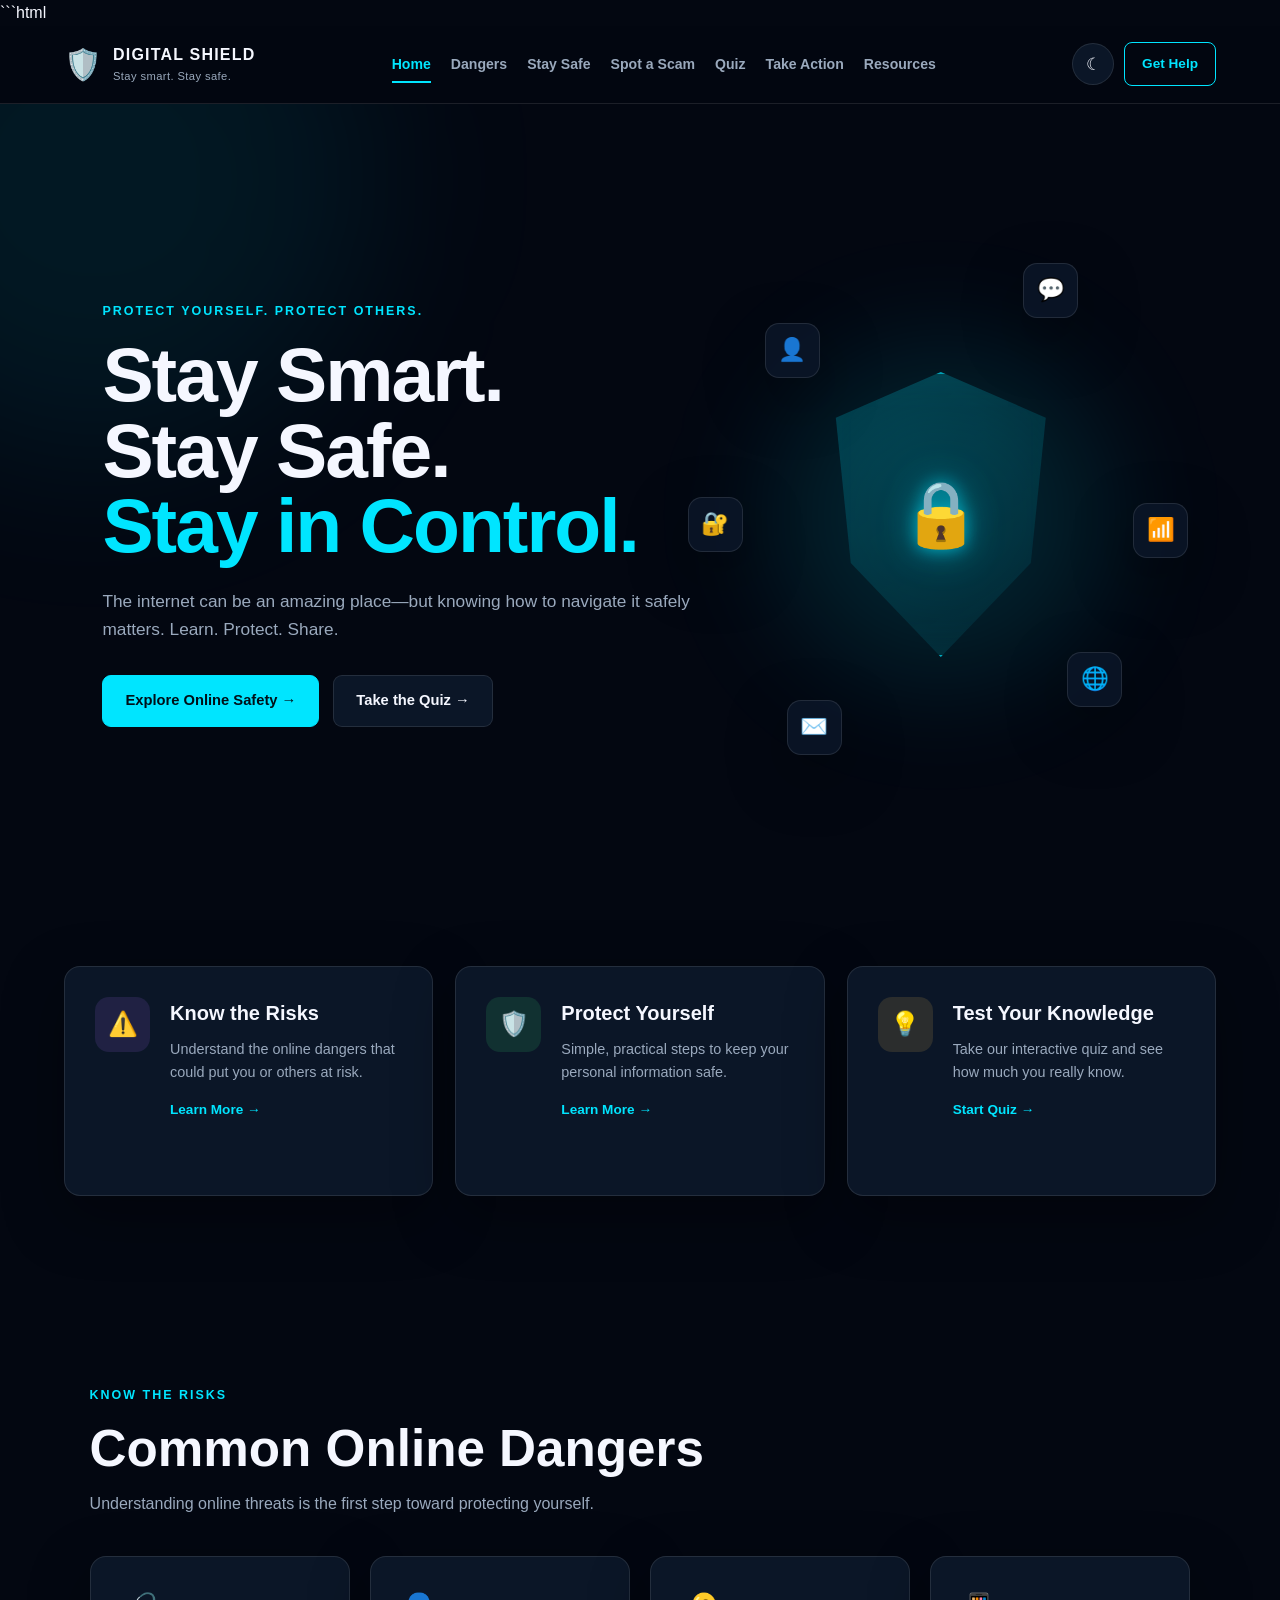
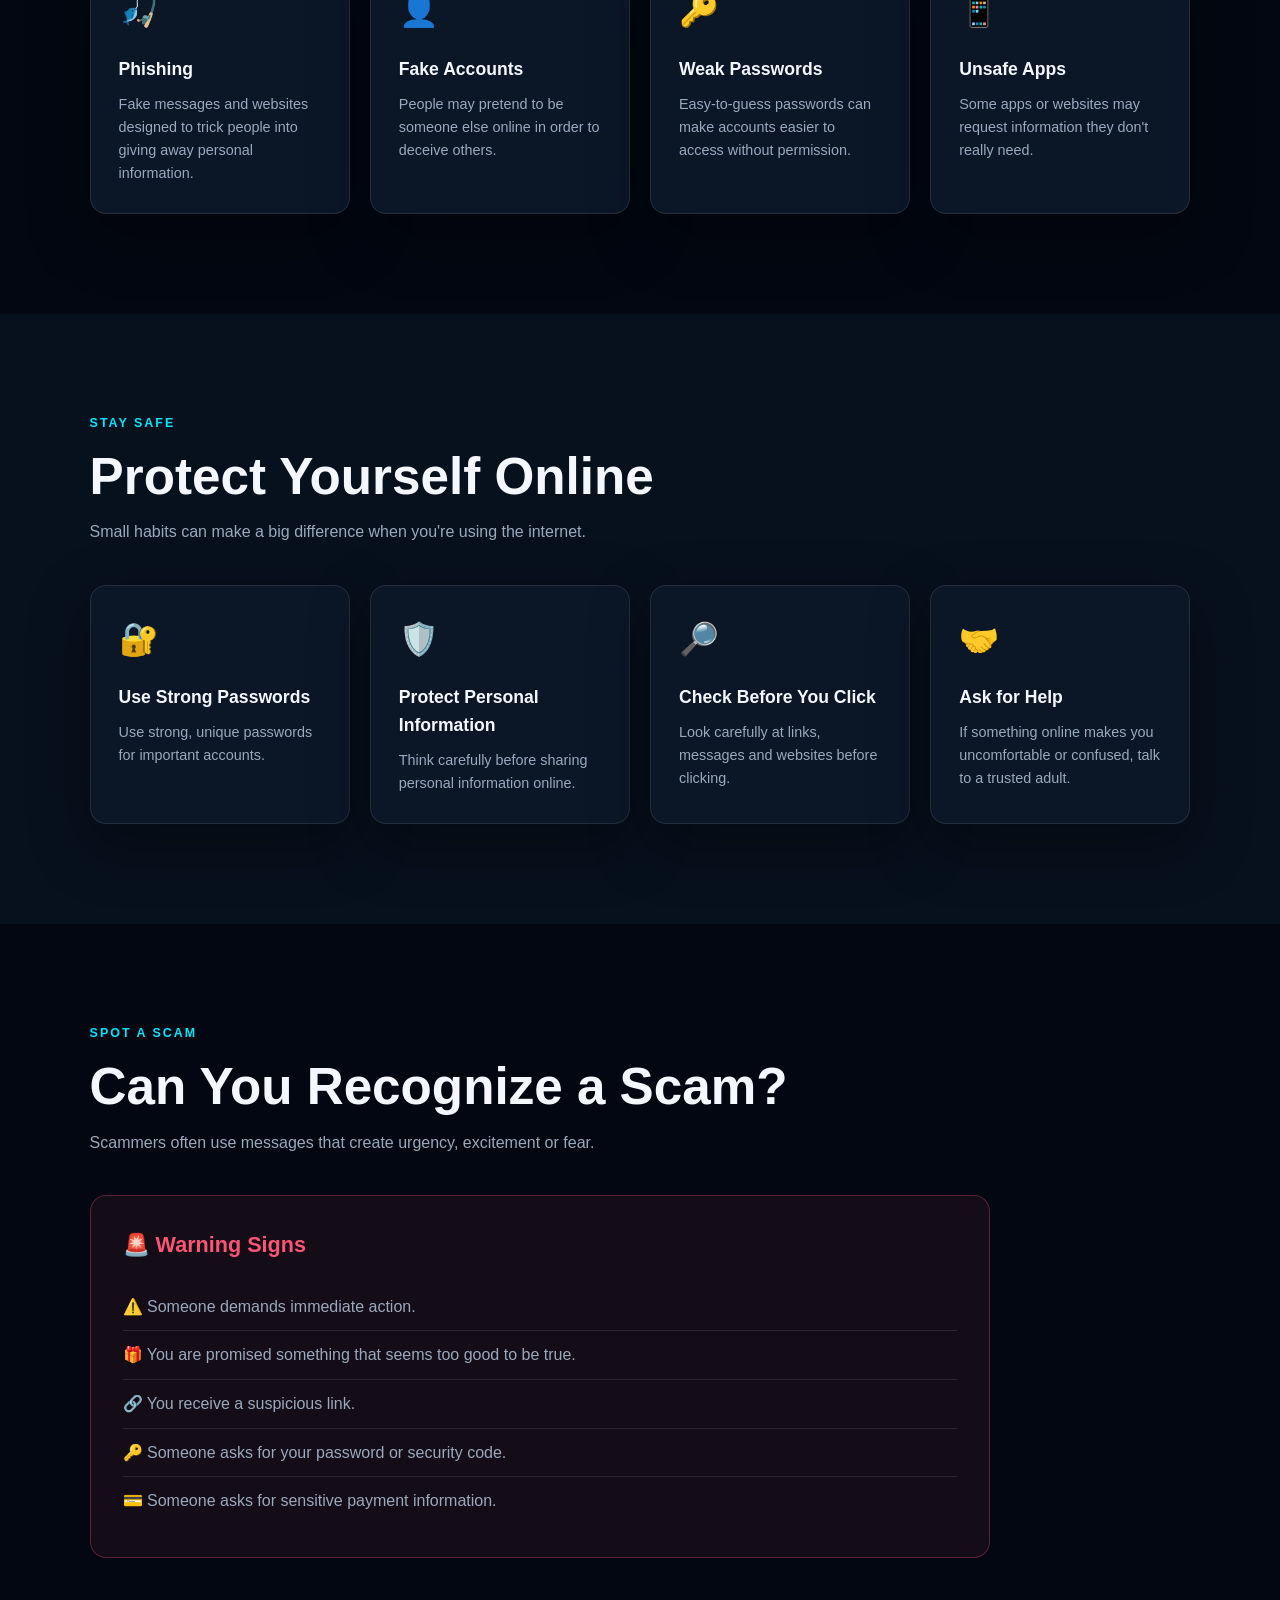
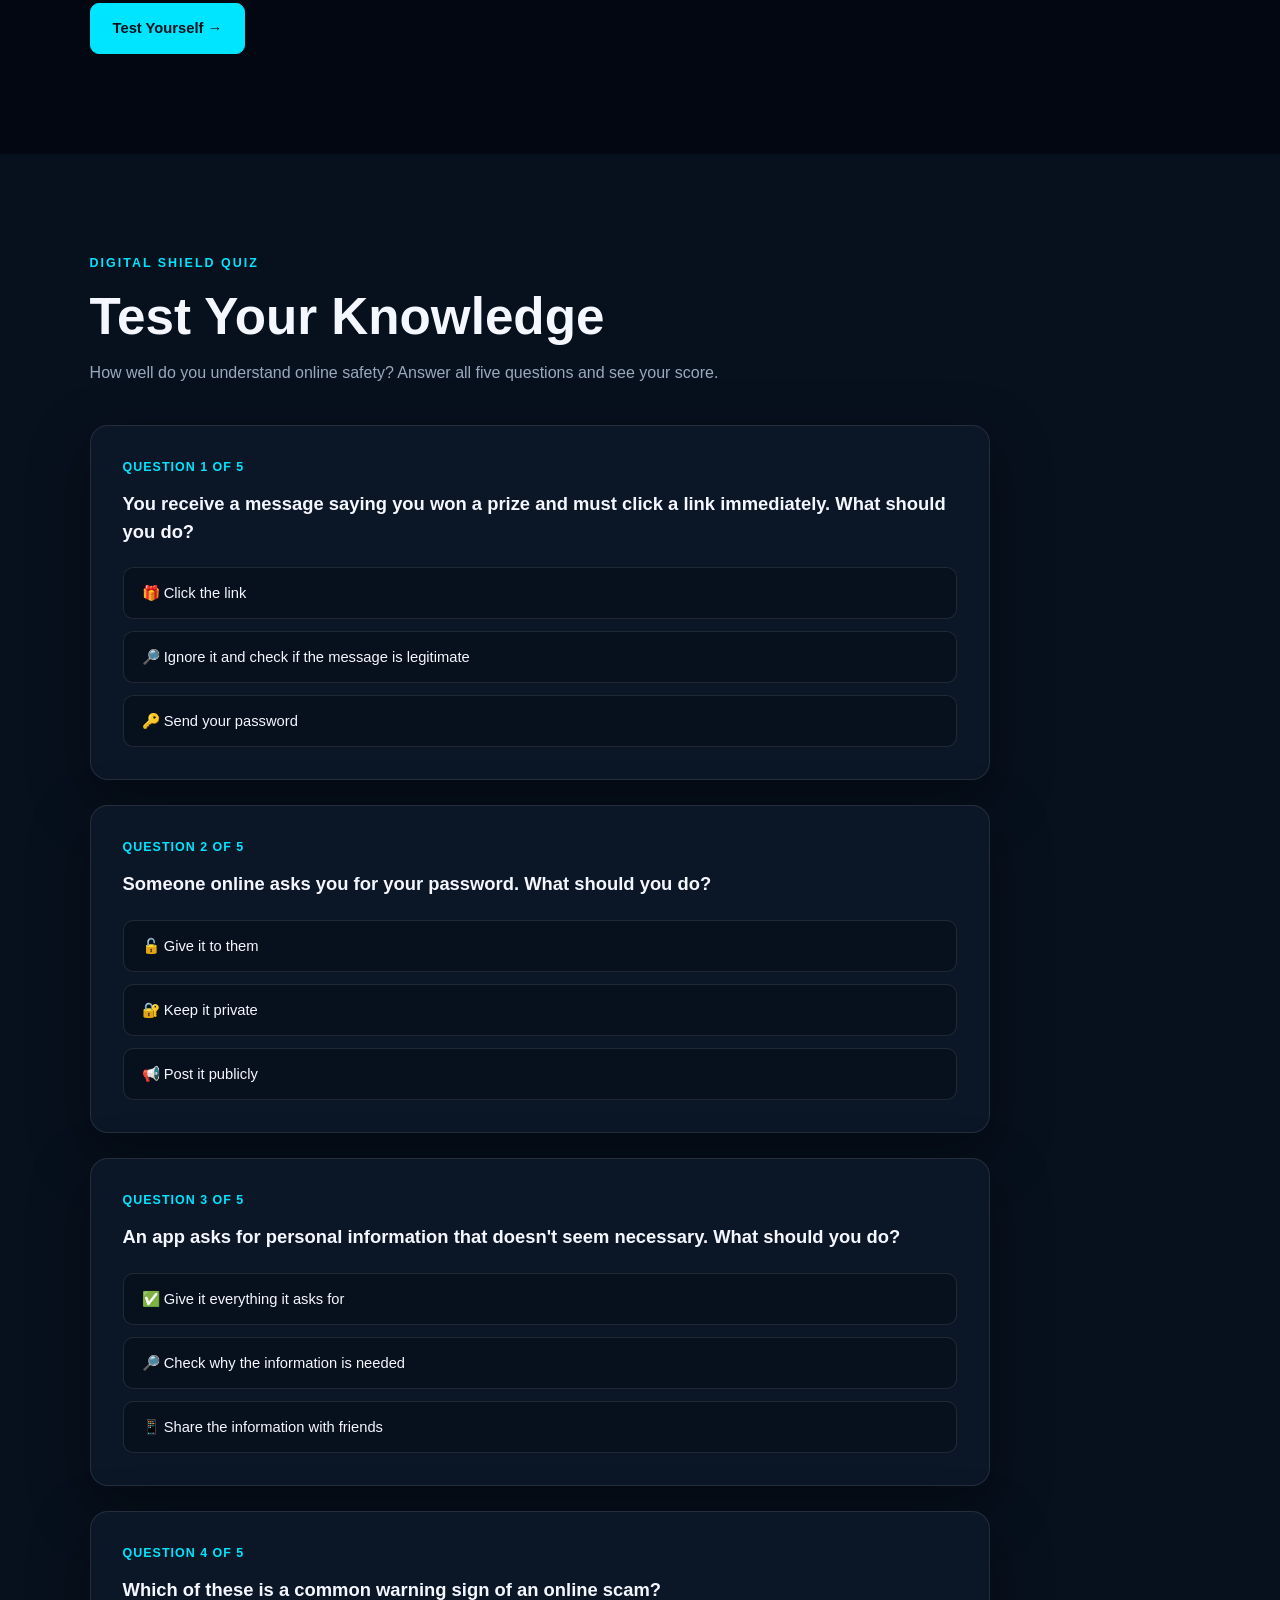
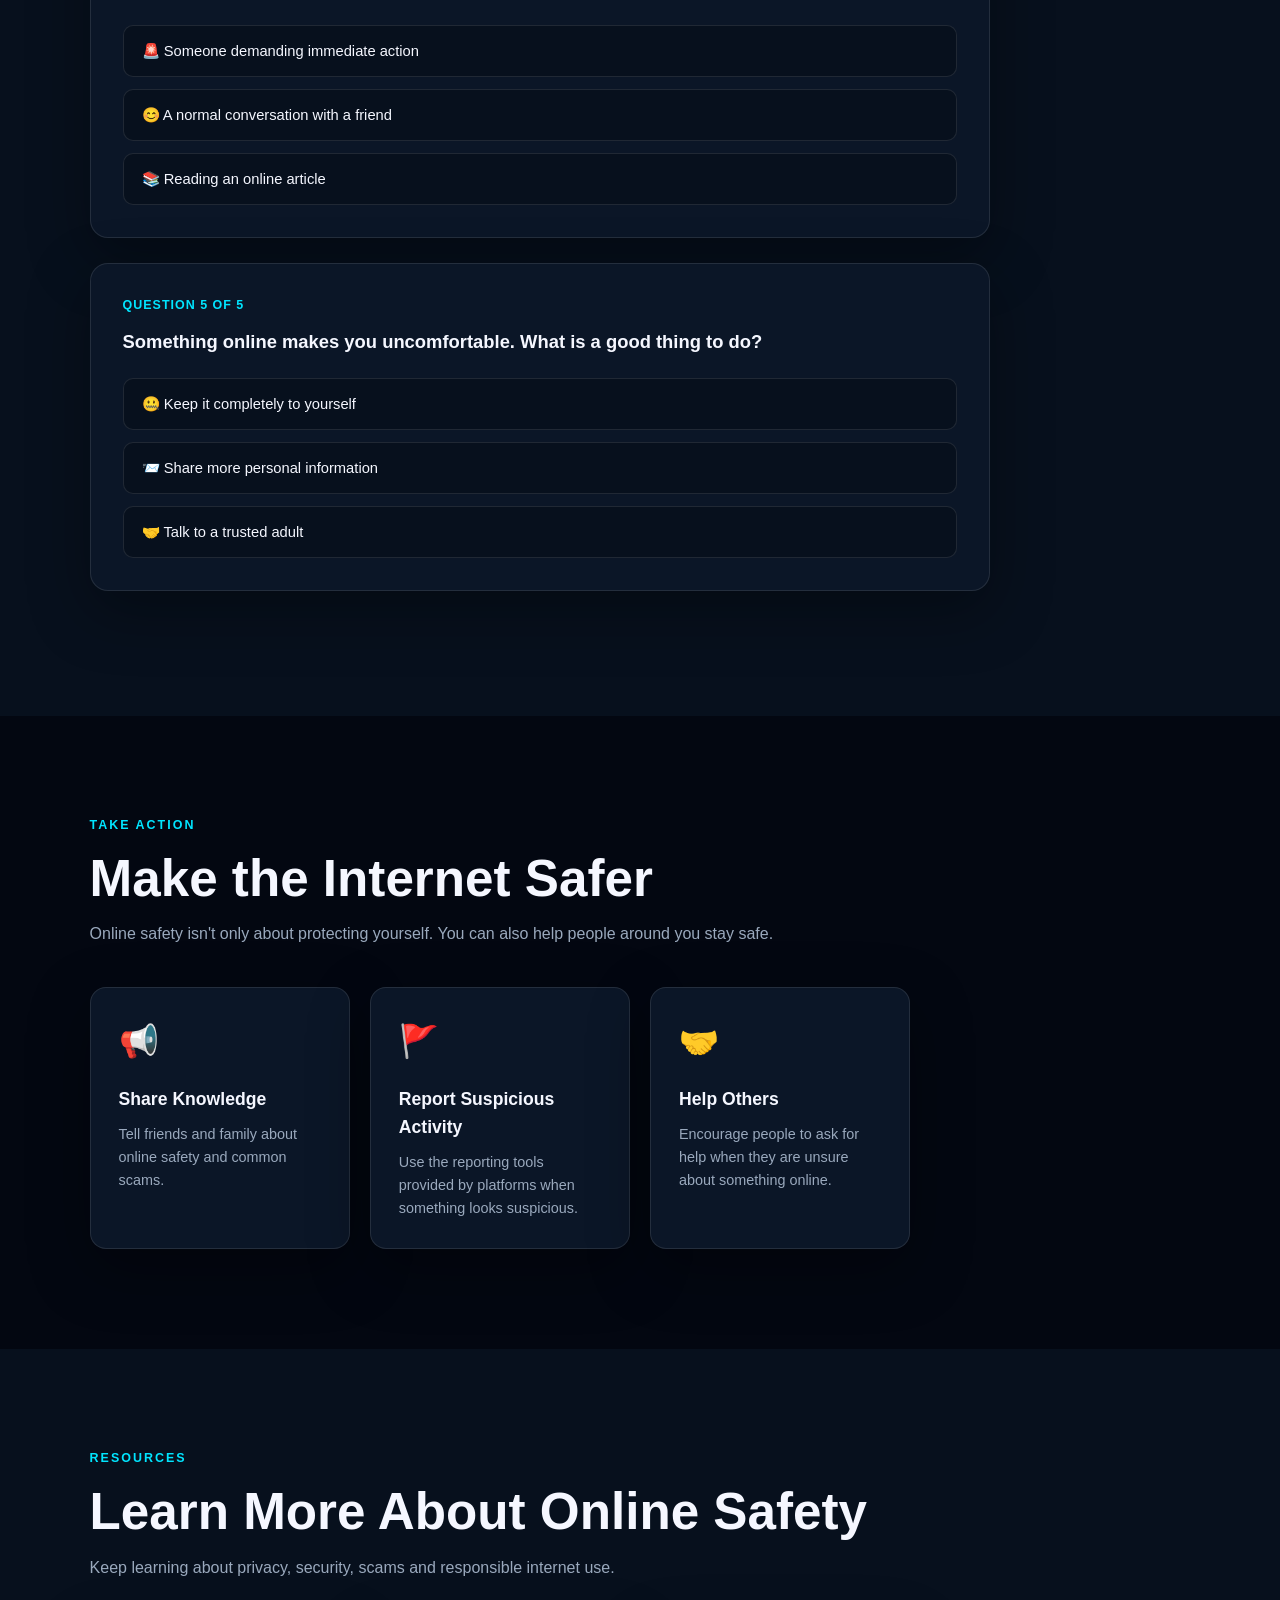
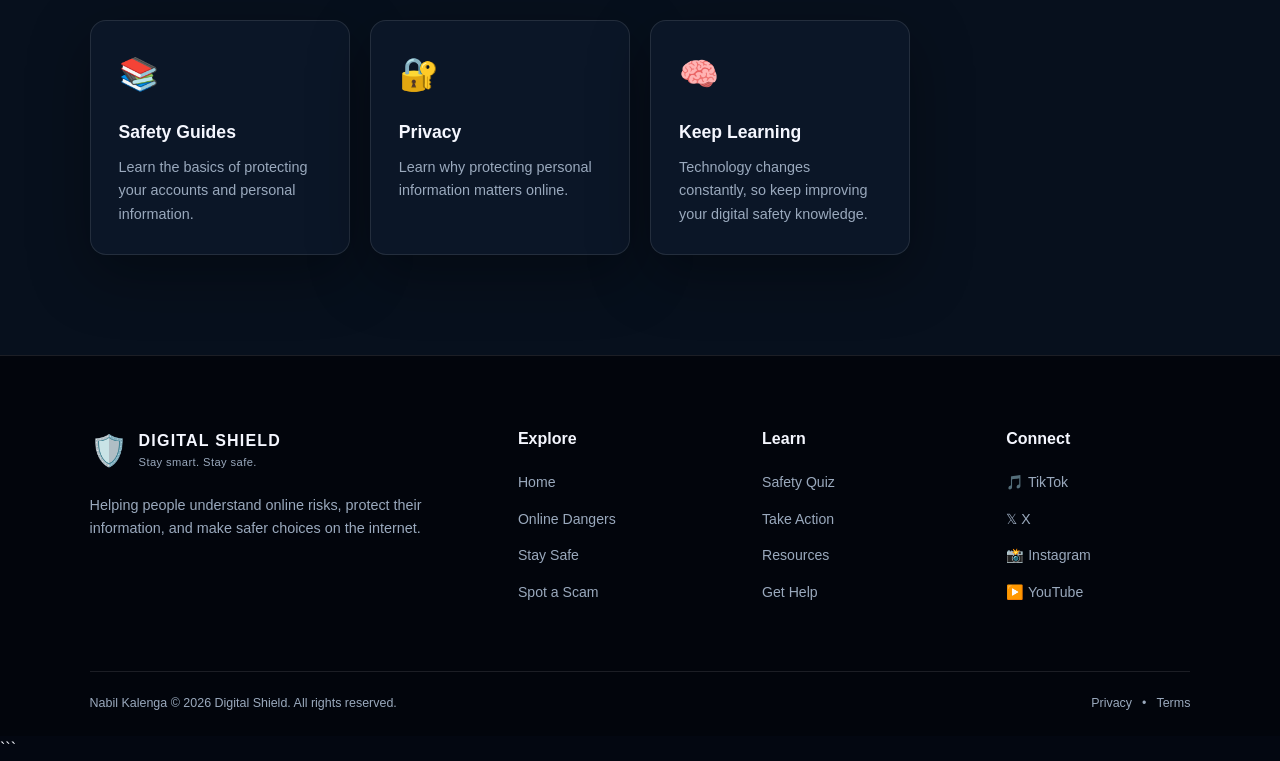
<file: index.html>
```html
<!DOCTYPE html>
<html lang="en">
<head>
    <meta charset="UTF-8">
    <meta name="viewport" content="width=device-width, initial-scale=1.0">

    <title>Digital Shield | Online Safety Awareness</title>

    <link rel="stylesheet" href="style.css">
</head>

<body>

    <!-- ========================================
         NAVIGATION
    ======================================== -->

    <header class="navbar">

        <a href="#home" class="logo">

            <span class="logo-icon">🛡️</span>

            <span>
                <strong>DIGITAL SHIELD</strong>
                <small>Stay smart. Stay safe.</small>
            </span>

        </a>

        <nav>

            <a href="#home" class="active">Home</a>
            <a href="#dangers">Dangers</a>
            <a href="#safe">Stay Safe</a>
            <a href="#scam">Spot a Scam</a>
            <a href="#quiz">Quiz</a>
            <a href="#action">Take Action</a>
            <a href="#resources">Resources</a>

        </nav>

        <div class="nav-buttons">

            <button id="themeButton">☾</button>

            <a href="#safe" class="help-button">
                Get Help
            </a>

        </div>

    </header>


    <!-- ========================================
         MAIN CONTENT
    ======================================== -->

    <main>

        <!-- ========================================
             HOME / HERO
        ======================================== -->

        <section id="home" class="hero">

            <div class="hero-content">

                <p class="eyebrow">
                    PROTECT YOURSELF. PROTECT OTHERS.
                </p>

                <h1>
                    Stay Smart.<br>
                    Stay Safe.<br>
                    <span>Stay in Control.</span>
                </h1>

                <p class="hero-description">
                    The internet can be an amazing place—but knowing
                    how to navigate it safely matters.
                    Learn. Protect. Share.
                </p>

                <div class="hero-buttons">

                    <a href="#dangers" class="primary-button">
                        Explore Online Safety →
                    </a>

                    <a href="#quiz" class="secondary-button">
                        Take the Quiz →
                    </a>

                </div>

            </div>


            <div class="hero-visual">

                <div class="glow"></div>

                <div class="shield">

                    <div class="shield-lock">
                        🔒
                    </div>

                </div>

                <div class="floating-icon icon-one">👤</div>
                <div class="floating-icon icon-two">💬</div>
                <div class="floating-icon icon-three">📶</div>
                <div class="floating-icon icon-four">🌐</div>
                <div class="floating-icon icon-five">✉️</div>
                <div class="floating-icon icon-six">🔐</div>

            </div>

        </section>


        <!-- ========================================
             ONLINE DANGERS
        ======================================== -->

        <section class="features" id="dangers">

            <div class="feature-card">

                <div class="feature-icon purple">
                    ⚠️
                </div>

                <div>

                    <h2>
                        Know the Risks
                    </h2>

                    <p>
                        Understand the online dangers that could
                        put you or others at risk.
                    </p>

                    <a href="#dangers-list">
                        Learn More →
                    </a>

                </div>

            </div>


            <div class="feature-card">

                <div class="feature-icon green">
                    🛡️
                </div>

                <div>

                    <h2>
                        Protect Yourself
                    </h2>

                    <p>
                        Simple, practical steps to keep your
                        personal information safe.
                    </p>

                    <a href="#safe">
                        Learn More →
                    </a>

                </div>

            </div>


            <div class="feature-card">

                <div class="feature-icon yellow">
                    💡
                </div>

                <div>

                    <h2>
                        Test Your Knowledge
                    </h2>

                    <p>
                        Take our interactive quiz and see
                        how much you really know.
                    </p>

                    <a href="#quiz">
                        Start Quiz →
                    </a>

                </div>

            </div>

        </section>


        <!-- ========================================
             DANGERS LIST
        ======================================== -->

        <section id="dangers-list" class="info-section">

            <div class="section-content">

                <p class="eyebrow">
                    KNOW THE RISKS
                </p>

                <h2>
                    Common Online Dangers
                </h2>

                <p>
                    Understanding online threats is the first step
                    toward protecting yourself.
                </p>


                <div class="cards-grid">

                    <div class="info-card">

                        <span>🎣</span>

                        <h3>
                            Phishing
                        </h3>

                        <p>
                            Fake messages and websites designed
                            to trick people into giving away
                            personal information.
                        </p>

                    </div>


                    <div class="info-card">

                        <span>👤</span>

                        <h3>
                            Fake Accounts
                        </h3>

                        <p>
                            People may pretend to be someone else
                            online in order to deceive others.
                        </p>

                    </div>


                    <div class="info-card">

                        <span>🔑</span>

                        <h3>
                            Weak Passwords
                        </h3>

                        <p>
                            Easy-to-guess passwords can make
                            accounts easier to access without permission.
                        </p>

                    </div>


                    <div class="info-card">

                        <span>📱</span>

                        <h3>
                            Unsafe Apps
                        </h3>

                        <p>
                            Some apps or websites may request
                            information they don't really need.
                        </p>

                    </div>

                </div>

            </div>

        </section>


        <!-- ========================================
             STAY SAFE
        ======================================== -->

        <section id="safe" class="info-section">

            <div class="section-content">

                <p class="eyebrow">
                    STAY SAFE
                </p>

                <h2>
                    Protect Yourself Online
                </h2>

                <p>
                    Small habits can make a big difference
                    when you're using the internet.
                </p>


                <div class="cards-grid">

                    <div class="info-card">

                        <span>🔐</span>

                        <h3>
                            Use Strong Passwords
                        </h3>

                        <p>
                            Use strong, unique passwords for
                            important accounts.
                        </p>

                    </div>


                    <div class="info-card">

                        <span>🛡️</span>

                        <h3>
                            Protect Personal Information
                        </h3>

                        <p>
                            Think carefully before sharing
                            personal information online.
                        </p>

                    </div>


                    <div class="info-card">

                        <span>🔎</span>

                        <h3>
                            Check Before You Click
                        </h3>

                        <p>
                            Look carefully at links, messages
                            and websites before clicking.
                        </p>

                    </div>


                    <div class="info-card">

                        <span>🤝</span>

                        <h3>
                            Ask for Help
                        </h3>

                        <p>
                            If something online makes you
                            uncomfortable or confused, talk
                            to a trusted adult.
                        </p>

                    </div>

                </div>

            </div>

        </section>


        <!-- ========================================
             SPOT A SCAM
        ======================================== -->

        <section id="scam" class="info-section">

            <div class="section-content">

                <p class="eyebrow">
                    SPOT A SCAM
                </p>

                <h2>
                    Can You Recognize a Scam?
                </h2>

                <p>
                    Scammers often use messages that create
                    urgency, excitement or fear.
                </p>


                <div class="scam-warning">

                    <h3>
                        🚨 Warning Signs
                    </h3>

                    <ul>

                        <li>
                            ⚠️ Someone demands immediate action.
                        </li>

                        <li>
                            🎁 You are promised something that
                            seems too good to be true.
                        </li>

                        <li>
                            🔗 You receive a suspicious link.
                        </li>

                        <li>
                            🔑 Someone asks for your password
                            or security code.
                        </li>

                        <li>
                            💳 Someone asks for sensitive
                            payment information.
                        </li>

                    </ul>

                </div>


                <a href="#quiz" class="primary-button test-yourself-button">
                    Test Yourself →
                </a>

            </div>

        </section>


        <!-- ========================================
             DIGITAL SHIELD QUIZ
        ======================================== -->

        <section id="quiz" class="info-section">

            <div class="section-content">

                <p class="eyebrow">
                    DIGITAL SHIELD QUIZ
                </p>

                <h2>
                    Test Your Knowledge
                </h2>

                <p>
                    How well do you understand online safety?
                    Answer all five questions and see your score.
                </p>


                <!-- QUESTION 1 -->

                <div class="quiz-card">

                    <div class="quiz-number">
                        Question 1 of 5
                    </div>

                    <h3>
                        You receive a message saying you won
                        a prize and must click a link immediately.
                        What should you do?
                    </h3>

                    <div class="quiz-options">

                        <button
                            class="quiz-answer"
                            data-correct="false"
                        >
                            🎁 Click the link
                        </button>

                        <button
                            class="quiz-answer"
                            data-correct="true"
                        >
                            🔎 Ignore it and check if the message
                            is legitimate
                        </button>

                        <button
                            class="quiz-answer"
                            data-correct="false"
                        >
                            🔑 Send your password
                        </button>

                    </div>

                </div>


                <!-- QUESTION 2 -->

                <div class="quiz-card">

                    <div class="quiz-number">
                        Question 2 of 5
                    </div>

                    <h3>
                        Someone online asks you for your password.
                        What should you do?
                    </h3>

                    <div class="quiz-options">

                        <button
                            class="quiz-answer"
                            data-correct="false"
                        >
                            🔓 Give it to them
                        </button>

                        <button
                            class="quiz-answer"
                            data-correct="true"
                        >
                            🔐 Keep it private
                        </button>

                        <button
                            class="quiz-answer"
                            data-correct="false"
                        >
                            📢 Post it publicly
                        </button>

                    </div>

                </div>


                <!-- QUESTION 3 -->

                <div class="quiz-card">

                    <div class="quiz-number">
                        Question 3 of 5
                    </div>

                    <h3>
                        An app asks for personal information
                        that doesn't seem necessary. What should
                        you do?
                    </h3>

                    <div class="quiz-options">

                        <button
                            class="quiz-answer"
                            data-correct="false"
                        >
                            ✅ Give it everything it asks for
                        </button>

                        <button
                            class="quiz-answer"
                            data-correct="true"
                        >
                            🔎 Check why the information is needed
                        </button>

                        <button
                            class="quiz-answer"
                            data-correct="false"
                        >
                            📱 Share the information with friends
                        </button>

                    </div>

                </div>


                <!-- QUESTION 4 -->

                <div class="quiz-card">

                    <div class="quiz-number">
                        Question 4 of 5
                    </div>

                    <h3>
                        Which of these is a common warning sign
                        of an online scam?
                    </h3>

                    <div class="quiz-options">

                        <button
                            class="quiz-answer"
                            data-correct="true"
                        >
                            🚨 Someone demanding immediate action
                        </button>

                        <button
                            class="quiz-answer"
                            data-correct="false"
                        >
                            😊 A normal conversation with a friend
                        </button>

                        <button
                            class="quiz-answer"
                            data-correct="false"
                        >
                            📚 Reading an online article
                        </button>

                    </div>

                </div>


                <!-- QUESTION 5 -->

                <div class="quiz-card">

                    <div class="quiz-number">
                        Question 5 of 5
                    </div>

                    <h3>
                        Something online makes you uncomfortable.
                        What is a good thing to do?
                    </h3>

                    <div class="quiz-options">

                        <button
                            class="quiz-answer"
                            data-correct="false"
                        >
                            🤐 Keep it completely to yourself
                        </button>

                        <button
                            class="quiz-answer"
                            data-correct="false"
                        >
                            📨 Share more personal information
                        </button>

                        <button
                            class="quiz-answer"
                            data-correct="true"
                        >
                            🤝 Talk to a trusted adult
                        </button>

                    </div>

                </div>


                <!-- QUIZ RESULT -->

                <div
                    id="quizResult"
                    class="quiz-result"
                >

                    <div
                        class="result-icon"
                        id="resultIcon"
                    >
                        🛡️
                    </div>

                    <h3 id="resultTitle">
                        Quiz Complete!
                    </h3>

                    <p>
                        Your score:
                        <strong>
                            <span id="quizScore">0</span>/5
                        </strong>
                    </p>

                    <p id="quizMessage">
                        Great job!
                    </p>

                    <button
                        id="restartQuiz"
                        class="primary-button"
                    >
                        🔄 Try Again
                    </button>

                </div>

            </div>

        </section>


        <!-- ========================================
             TAKE ACTION
        ======================================== -->

        <section id="action" class="info-section">

            <div class="section-content">

                <p class="eyebrow">
                    TAKE ACTION
                </p>

                <h2>
                    Make the Internet Safer
                </h2>

                <p>
                    Online safety isn't only about protecting
                    yourself. You can also help people around
                    you stay safe.
                </p>


                <div class="cards-grid">

                    <div class="info-card">

                        <span>📢</span>

                        <h3>
                            Share Knowledge
                        </h3>

                        <p>
                            Tell friends and family about online
                            safety and common scams.
                        </p>

                    </div>


                    <div class="info-card">

                        <span>🚩</span>

                        <h3>
                            Report Suspicious Activity
                        </h3>

                        <p>
                            Use the reporting tools provided by
                            platforms when something looks suspicious.
                        </p>

                    </div>


                    <div class="info-card">

                        <span>🤝</span>

                        <h3>
                            Help Others
                        </h3>

                        <p>
                            Encourage people to ask for help
                            when they are unsure about something online.
                        </p>

                    </div>

                </div>

            </div>

        </section>


        <!-- ========================================
             RESOURCES
        ======================================== -->

        <section id="resources" class="info-section">

            <div class="section-content">

                <p class="eyebrow">
                    RESOURCES
                </p>

                <h2>
                    Learn More About Online Safety
                </h2>

                <p>
                    Keep learning about privacy, security,
                    scams and responsible internet use.
                </p>


                <div class="cards-grid">

                    <div class="info-card">

                        <span>📚</span>

                        <h3>
                            Safety Guides
                        </h3>

                        <p>
                            Learn the basics of protecting
                            your accounts and personal information.
                        </p>

                    </div>


                    <div class="info-card">

                        <span>🔐</span>

                        <h3>
                            Privacy
                        </h3>

                        <p>
                            Learn why protecting personal
                            information matters online.
                        </p>

                    </div>


                    <div class="info-card">

                        <span>🧠</span>

                        <h3>
                            Keep Learning
                        </h3>

                        <p>
                            Technology changes constantly,
                            so keep improving your digital
                            safety knowledge.
                        </p>

                    </div>

                </div>

            </div>

        </section>

    </main>


    <!-- ========================================
         FOOTER
    ======================================== -->

    <footer class="footer">

        <div class="footer-container">

            <!-- BRAND -->

            <div class="footer-brand">

                <a href="#home" class="logo">

                    <span class="logo-icon">
                        🛡️
                    </span>

                    <span>
                        <strong>DIGITAL SHIELD</strong>
                        <small>Stay smart. Stay safe.</small>
                    </span>

                </a>

                <p>
                    Helping people understand online risks,
                    protect their information, and make safer
                    choices on the internet.
                </p>

            </div>


            <!-- EXPLORE -->

            <div class="footer-column">

                <h3>
                    Explore
                </h3>

                <ul>

                    <li>
                        <a href="#home">
                            Home
                        </a>
                    </li>

                    <li>
                        <a href="#dangers">
                            Online Dangers
                        </a>
                    </li>

                    <li>
                        <a href="#safe">
                            Stay Safe
                        </a>
                    </li>

                    <li>
                        <a href="#scam">
                            Spot a Scam
                        </a>
                    </li>

                </ul>

            </div>


            <!-- LEARN -->

            <div class="footer-column">

                <h3>
                    Learn
                </h3>

                <ul>

                    <li>
                        <a href="#quiz">
                            Safety Quiz
                        </a>
                    </li>

                    <li>
                        <a href="#action">
                            Take Action
                        </a>
                    </li>

                    <li>
                        <a href="#resources">
                            Resources
                        </a>
                    </li>

                    <li>
                        <a href="#safe">
                            Get Help
                        </a>
                    </li>

                </ul>

            </div>


            <!-- CONNECT -->

            <div class="footer-column">

                <h3>
                    Connect
                </h3>

                <ul>

                    <li>
                        <a
                            href="https://www.tiktok.com/@nabilkalenga"
                            target="_blank"
                            rel="noopener noreferrer"
                        >
                            🎵 TikTok
                        </a>
                    </li>

                    <li>
                        <a
                            href="https://x.com/KalengaNabil"
                            target="_blank"
                            rel="noopener noreferrer"
                        >
                            𝕏 X
                        </a>
                    </li>

                    <li>
                        <a
                            href="https://www.instagram.com/nabilkalenga/"
                            target="_blank"
                            rel="noopener noreferrer"
                        >
                            📸 Instagram
                        </a>
                    </li>

                    <li>
                        <a
                            href="https://www.youtube.com/@NabilKalenga"
                            target="_blank"
                            rel="noopener noreferrer"
                        >
                            ▶️ YouTube
                        </a>
                    </li>

                </ul>

            </div>

        </div>


        <!-- ========================================
             FOOTER BOTTOM
        ======================================== -->

        <div class="footer-bottom">

            <p>
                Nabil Kalenga © 2026 Digital Shield.
                All rights reserved.
            </p>


            <div class="footer-legal">

                <a href="#">
                    Privacy
                </a>

                <span>•</span>

                <a href="#">
                    Terms
                </a>

            </div>

        </div>

    </footer>


    <!-- ========================================
         JAVASCRIPT
    ======================================== -->

    <script src="script.js?v=2"></script>

</body>
</html>
```
</file>
<file: style.css>
/* =========================================================
   DIGITAL SHIELD
   COMPLETE WEBSITE STYLES
========================================================= */

/* =========================================================
   RESET
========================================================= */

* {
    margin: 0;
    padding: 0;
    box-sizing: border-box;
}

html {
    scroll-behavior: smooth;
    scroll-padding-top: 90px;
}

body {
    font-family: Arial, Helvetica, sans-serif;
    background: #030711;
    color: #f5f7ff;
    line-height: 1.6;
    overflow-x: hidden;
    transition: background 0.3s ease, color 0.3s ease;
}

a {
    color: inherit;
    text-decoration: none;
}

button {
    font-family: inherit;
}

/* =========================================================
   THEME
========================================================= */

:root {
    --bg: #030711;
    --bg-soft: #07101d;
    --card: #0b1627;
    --card-hover: #101e32;

    --text: #f5f7ff;
    --muted: #9aa9bd;

    --primary: #00e5ff;
    --primary-dark: #00aabd;

    --green: #38e878;
    --purple: #a66cff;
    --yellow: #ffc857;
    --red: #ff5575;

    --border: rgba(255, 255, 255, 0.1);
    --shadow: 0 20px 60px rgba(0, 0, 0, 0.35);
}

[data-theme="light"] {
    --bg: #f4f8fc;
    --bg-soft: #e9f1f8;
    --card: #ffffff;
    --card-hover: #f8fbff;

    --text: #111827;
    --muted: #596779;

    --primary: #008ca3;
    --primary-dark: #006d7e;

    --green: #159447;
    --purple: #7951d8;
    --yellow: #b68100;
    --red: #d6294e;

    --border: rgba(0, 0, 0, 0.1);
    --shadow: 0 15px 45px rgba(0, 0, 0, 0.1);
}

body {
    background: var(--bg);
    color: var(--text);
}

/* =========================================================
   NAVBAR
========================================================= */

.navbar {
    position: sticky;
    top: 0;
    z-index: 1000;

    width: 100%;
    min-height: 78px;

    display: flex;
    align-items: center;
    justify-content: space-between;

    padding: 0 5%;

    background: rgba(3, 7, 17, 0.88);
    border-bottom: 1px solid var(--border);

    backdrop-filter: blur(18px);
    -webkit-backdrop-filter: blur(18px);
}

[data-theme="light"] .navbar {
    background: rgba(244, 248, 252, 0.9);
}

.logo {
    display: flex;
    align-items: center;
    gap: 11px;
    flex-shrink: 0;
    color: var(--text);
}

.logo-icon {
    font-size: 1.9rem;
}

.logo strong {
    display: block;
    font-size: 1rem;
    letter-spacing: 1.2px;
}

.logo small {
    display: block;
    margin-top: 1px;
    color: var(--muted);
    font-size: 0.7rem;
    letter-spacing: 0.4px;
}

.navbar nav {
    display: flex;
    align-items: center;
    justify-content: center;
    gap: 20px;
}

.navbar nav a {
    position: relative;
    color: var(--muted);
    font-size: 0.88rem;
    font-weight: 600;
    white-space: nowrap;
    transition: color 0.25s ease;
}

.navbar nav a::after {
    content: "";
    position: absolute;
    left: 0;
    bottom: -8px;
    width: 0;
    height: 2px;
    background: var(--primary);
    transition: width 0.25s ease;
}

.navbar nav a:hover,
.navbar nav a.active {
    color: var(--primary);
}

.navbar nav a:hover::after,
.navbar nav a.active::after {
    width: 100%;
}

.nav-buttons {
    display: flex;
    align-items: center;
    gap: 10px;
    flex-shrink: 0;
}

#themeButton {
    width: 42px;
    height: 42px;

    display: flex;
    align-items: center;
    justify-content: center;

    border: 1px solid var(--border);
    border-radius: 50%;

    background: var(--card);
    color: var(--text);

    font-size: 1.05rem;
    cursor: pointer;

    transition: all 0.25s ease;
}

#themeButton:hover {
    border-color: var(--primary);
    background: var(--primary);
    color: #001018;
    transform: rotate(15deg);
}

.help-button {
    padding: 10px 17px;

    border: 1px solid var(--primary);
    border-radius: 8px;

    background: transparent;
    color: var(--primary);

    font-size: 0.85rem;
    font-weight: 700;

    transition: all 0.25s ease;
}

.help-button:hover {
    background: var(--primary);
    color: #001018;
}

/* =========================================================
   HERO
========================================================= */

.hero {
    position: relative;

    min-height: calc(100vh - 78px);

    display: flex;
    align-items: center;

    padding: 90px 8%;

    overflow: hidden;
}

.hero::before {
    content: "";

    position: absolute;

    width: 550px;
    height: 550px;

    top: -200px;
    left: -180px;

    background: rgba(0, 229, 255, 0.08);

    border-radius: 50%;

    filter: blur(90px);

    pointer-events: none;
}

.hero-content {
    position: relative;
    z-index: 5;

    width: 55%;
    max-width: 700px;
}

.eyebrow {
    margin-bottom: 15px;

    color: var(--primary);

    font-size: 0.78rem;
    font-weight: 800;

    letter-spacing: 2px;
}

.hero h1 {
    margin-bottom: 25px;

    font-size: clamp(3rem, 6vw, 5.8rem);

    line-height: 0.98;
    letter-spacing: -2px;
}

.hero h1 span {
    color: var(--primary);
}

.hero-description {
    max-width: 620px;

    margin-bottom: 32px;

    color: var(--muted);

    font-size: 1.08rem;
}

.hero-buttons {
    display: flex;
    flex-wrap: wrap;
    gap: 14px;
}

/* =========================================================
   BUTTONS
========================================================= */

.primary-button,
.secondary-button {
    display: inline-flex;
    align-items: center;
    justify-content: center;

    min-height: 50px;

    padding: 13px 22px;

    border-radius: 9px;

    font-size: 0.92rem;
    font-weight: 700;

    cursor: pointer;

    transition:
        transform 0.25s ease,
        background 0.25s ease,
        border-color 0.25s ease,
        color 0.25s ease;
}

.primary-button {
    border: 1px solid var(--primary);

    background: var(--primary);
    color: #001018;
}

.primary-button:hover {
    background: var(--primary-dark);
    border-color: var(--primary-dark);

    transform: translateY(-3px);
}

.secondary-button {
    border: 1px solid var(--border);

    background: var(--card);
    color: var(--text);
}

.secondary-button:hover {
    border-color: var(--primary);
    color: var(--primary);

    transform: translateY(-3px);
}

/* =========================================================
   HERO VISUAL
========================================================= */

.hero-visual {
    position: absolute;

    right: 5%;
    top: 50%;

    width: 43%;
    height: 600px;

    transform: translateY(-50%);

    display: flex;
    align-items: center;
    justify-content: center;
}

.glow {
    position: absolute;

    width: 330px;
    height: 330px;

    background: rgba(0, 229, 255, 0.12);

    border-radius: 50%;

    filter: blur(60px);
}

/* =========================================================
   SHIELD
========================================================= */

.shield {
    position: relative;
    z-index: 2;

    width: 250px;
    height: 285px;

    display: flex;
    align-items: center;
    justify-content: center;

    background: linear-gradient(
        145deg,
        rgba(0, 229, 255, 0.22),
        rgba(0, 229, 255, 0.04)
    );

    border: 2px solid rgba(0, 229, 255, 0.65);

    clip-path: polygon(
        50% 0%,
        92% 16%,
        86% 67%,
        50% 100%,
        14% 67%,
        8% 16%
    );

    box-shadow:
        0 0 40px rgba(0, 229, 255, 0.25),
        inset 0 0 40px rgba(0, 229, 255, 0.08);

    animation: shieldFloat 4s ease-in-out infinite;
}

/* =========================================================
   🔒 LOCK PUMPING ANIMATION
========================================================= */

.shield-lock {
    display: inline-block;

    font-size: 4rem;

    transform-origin: center center;

    filter:
        drop-shadow(0 0 8px rgba(0, 229, 255, 0.6))
        drop-shadow(0 0 18px rgba(0, 229, 255, 0.4));

    animation: lockPump 1.2s ease-in-out infinite;
}

/* The lock slowly grows and shrinks */

@keyframes lockPump {
    0% {
        transform: scale(1);
    }

    25% {
        transform: scale(1.08);
    }

    50% {
        transform: scale(1.22);
    }

    75% {
        transform: scale(1.08);
    }

    100% {
        transform: scale(1);
    }
}

/* =========================================================
   FLOATING ICONS
========================================================= */

.floating-icon {
    position: absolute;
    z-index: 3;

    width: 55px;
    height: 55px;

    display: flex;
    align-items: center;
    justify-content: center;

    border: 1px solid var(--border);
    border-radius: 14px;

    background: rgba(11, 22, 39, 0.9);

    box-shadow: var(--shadow);

    font-size: 1.4rem;

    animation: iconFloat 4s ease-in-out infinite;
}

.icon-one {
    top: 18%;
    left: 18%;
}

.icon-two {
    top: 8%;
    right: 25%;

    animation-delay: 0.5s;
}

.icon-three {
    top: 48%;
    right: 5%;

    animation-delay: 1s;
}

.icon-four {
    bottom: 18%;
    right: 17%;

    animation-delay: 1.5s;
}

.icon-five {
    bottom: 10%;
    left: 22%;

    animation-delay: 2s;
}

.icon-six {
    top: 47%;
    left: 4%;

    animation-delay: 2.5s;
}

/* =========================================================
   SHIELD FLOAT ANIMATION
========================================================= */

@keyframes shieldFloat {
    0%,
    100% {
        transform: translateY(0);
    }

    50% {
        transform: translateY(-15px);
    }
}

/* =========================================================
   ICON FLOAT ANIMATION
========================================================= */

@keyframes iconFloat {
    0%,
    100% {
        transform: translateY(0);
    }

    50% {
        transform: translateY(-10px);
    }
}

/* =========================================================
   FEATURES
========================================================= */

.features {
    width: min(1200px, 90%);

    margin: 0 auto;

    display: grid;
    grid-template-columns: repeat(3, 1fr);

    gap: 22px;

    padding: 40px 0 90px;
}

.feature-card {
    min-height: 230px;

    display: flex;
    align-items: flex-start;

    gap: 20px;

    padding: 30px;

    background: var(--card);

    border: 1px solid var(--border);
    border-radius: 16px;

    box-shadow: var(--shadow);

    transition:
        transform 0.25s ease,
        border-color 0.25s ease,
        background 0.25s ease;
}

.feature-card:hover {
    transform: translateY(-8px);

    background: var(--card-hover);

    border-color: var(--primary);
}

.feature-icon {
    width: 55px;
    height: 55px;

    min-width: 55px;

    display: flex;
    align-items: center;
    justify-content: center;

    border-radius: 14px;

    font-size: 1.5rem;
}

.feature-icon.purple {
    background: rgba(166, 108, 255, 0.13);
    color: var(--purple);
}

.feature-icon.green {
    background: rgba(56, 232, 120, 0.13);
    color: var(--green);
}

.feature-icon.yellow {
    background: rgba(255, 200, 87, 0.13);
    color: var(--yellow);
}

.feature-card h2 {
    margin-bottom: 9px;

    font-size: 1.25rem;
}

.feature-card p {
    margin-bottom: 15px;

    color: var(--muted);

    font-size: 0.9rem;
}

.feature-card a {
    color: var(--primary);

    font-size: 0.85rem;
    font-weight: 700;
}

/* =========================================================
   GENERAL SECTIONS
========================================================= */

.info-section {
    padding: 100px 7%;
}

.info-section:nth-child(even) {
    background: var(--bg-soft);
}

.section-content {
    width: min(1150px, 100%);

    margin: 0 auto;
}

.section-content > h2 {
    margin-bottom: 14px;

    font-size: clamp(2rem, 4vw, 3.2rem);

    line-height: 1.1;
}

.section-content > p:not(.eyebrow) {
    max-width: 700px;

    margin-bottom: 40px;

    color: var(--muted);
}

/* =========================================================
   CARDS GRID
========================================================= */

.cards-grid {
    display: grid;

    grid-template-columns: repeat(4, 1fr);

    gap: 20px;

    margin-top: 35px;
}

.info-card {
    min-height: 230px;

    padding: 28px;

    background: var(--card);

    border: 1px solid var(--border);
    border-radius: 16px;

    box-shadow: var(--shadow);

    transition:
        transform 0.25s ease,
        border-color 0.25s ease,
        background 0.25s ease;
}

.info-card:hover {
    transform: translateY(-6px);

    background: var(--card-hover);

    border-color: var(--primary);
}

.info-card > span {
    display: block;

    margin-bottom: 18px;

    font-size: 2rem;
}

.info-card h3 {
    margin-bottom: 10px;

    font-size: 1.1rem;
}

.info-card p {
    color: var(--muted);

    font-size: 0.9rem;
}

/* =========================================================
   SCAM WARNING
========================================================= */

.scam-warning {
    max-width: 900px;

    margin: 35px 0;

    padding: 32px;

    background: rgba(255, 85, 117, 0.07);

    border: 1px solid rgba(255, 85, 117, 0.3);

    border-radius: 16px;
}

.scam-warning h3 {
    margin-bottom: 20px;

    color: var(--red);

    font-size: 1.35rem;
}

.scam-warning ul {
    list-style: none;
}

.scam-warning li {
    padding: 11px 0;

    color: var(--muted);

    border-bottom: 1px solid var(--border);
}

.scam-warning li:last-child {
    border-bottom: none;
}

.test-yourself-button {
    margin-top: 10px;
}

/* =========================================================
   QUIZ
========================================================= */

#quiz {
    background: var(--bg-soft);
}

.quiz-card {
    max-width: 900px;

    margin: 25px 0;

    padding: 32px;

    background: var(--card);

    border: 1px solid var(--border);
    border-radius: 18px;

    box-shadow: var(--shadow);
}

.quiz-number {
    margin-bottom: 12px;

    color: var(--primary);

    font-size: 0.78rem;
    font-weight: 800;

    letter-spacing: 1px;

    text-transform: uppercase;
}

.quiz-card h3 {
    margin-bottom: 22px;

    font-size: 1.15rem;

    line-height: 1.5;
}

.quiz-options {
    display: grid;

    gap: 12px;
}

.quiz-answer {
    width: 100%;

    padding: 16px 18px;

    border: 1px solid var(--border);
    border-radius: 10px;

    background: var(--bg-soft);

    color: var(--text);

    text-align: left;

    font-size: 0.92rem;

    cursor: pointer;

    transition:
        transform 0.2s ease,
        background 0.2s ease,
        border-color 0.2s ease;
}

.quiz-answer:hover:not(:disabled) {
    transform: translateX(5px);

    border-color: var(--primary);

    background: var(--card-hover);
}

.quiz-answer:disabled {
    cursor: not-allowed;
}

.quiz-answer.correct {
    border-color: var(--green);

    background: rgba(56, 232, 120, 0.12);

    color: var(--green);
}

.quiz-answer.wrong {
    border-color: var(--red);

    background: rgba(255, 85, 117, 0.12);

    color: var(--red);
}

/* =========================================================
   QUIZ RESULT
========================================================= */

.quiz-result {
    display: none;

    max-width: 900px;

    margin: 35px 0 0;

    padding: 40px;

    background: var(--card);

    border: 1px solid var(--primary);

    border-radius: 18px;

    box-shadow:
        var(--shadow),
        0 0 35px rgba(0, 229, 255, 0.08);

    text-align: center;

    opacity: 0;
    visibility: hidden;

    transition:
        opacity 0.3s ease,
        transform 0.3s ease;
}

.quiz-result.show {
    display: block;

    opacity: 1;
    visibility: visible;

    animation: resultAppear 0.4s ease;
}

.result-icon {
    margin-bottom: 10px;

    font-size: 4rem;
}

.quiz-result h3 {
    margin-bottom: 12px;

    font-size: 2rem;
}

.quiz-result p {
    color: var(--muted);
}

.quiz-result strong {
    color: var(--primary);

    font-size: 1.5rem;
}

#restartQuiz {
    margin-top: 22px;
}

@keyframes resultAppear {
    from {
        opacity: 0;
        transform: translateY(20px);
    }

    to {
        opacity: 1;
        transform: translateY(0);
    }
}

/* =========================================================
   FOOTER
========================================================= */

.footer {
    padding: 70px 7% 0;

    background: #02050c;

    border-top: 1px solid var(--border);
}

[data-theme="light"] .footer {
    background: #e5edf5;
}

.footer-container {
    width: min(1200px, 100%);

    margin: 0 auto;

    display: grid;

    grid-template-columns: 2fr 1fr 1fr 1fr;

    gap: 60px;

    padding-bottom: 55px;
}

.footer-brand .logo {
    margin-bottom: 20px;
}

.footer-brand > p {
    max-width: 370px;

    color: var(--muted);

    font-size: 0.9rem;
}

.footer-column h3 {
    margin-bottom: 18px;

    font-size: 1rem;
}

.footer-column ul {
    list-style: none;
}

.footer-column li {
    margin-bottom: 11px;
}

.footer-column a {
    color: var(--muted);

    font-size: 0.88rem;

    transition: color 0.2s ease;
}

.footer-column a:hover {
    color: var(--primary);
}

.footer-bottom {
    width: min(1200px, 100%);

    margin: 0 auto;

    padding: 22px 0;

    display: flex;
    align-items: center;
    justify-content: space-between;

    gap: 20px;

    border-top: 1px solid var(--border);
}

.footer-bottom p {
    color: var(--muted);

    font-size: 0.78rem;
}

.footer-legal {
    display: flex;
    align-items: center;

    gap: 10px;

    color: var(--muted);

    font-size: 0.78rem;
}

.footer-legal a:hover {
    color: var(--primary);
}

/* =========================================================
   FOCUS
========================================================= */

a:focus-visible,
button:focus-visible {
    outline: 3px solid var(--primary);
    outline-offset: 3px;
}

/* =========================================================
   TABLET
========================================================= */

@media (max-width: 1100px) {

    .navbar {
        padding: 0 3%;
    }

    .navbar nav {
        gap: 13px;
    }

    .navbar nav a {
        font-size: 0.78rem;
    }

    .features {
        width: 94%;
    }

    .cards-grid {
        grid-template-columns: repeat(2, 1fr);
    }

    .hero-content {
        width: 60%;
    }

    .hero-visual {
        right: 1%;
        width: 45%;
    }

    .footer-container {
        grid-template-columns: 2fr 1fr 1fr;
    }
}

/* =========================================================
   MOBILE
========================================================= */

@media (max-width: 800px) {

    .navbar {
        min-height: 70px;

        padding: 10px 5%;
    }

    .navbar nav {
        display: none;
    }

    .help-button {
        display: none;
    }

    .hero {
        min-height: auto;

        display: block;

        padding: 75px 7% 40px;
    }

    .hero-content {
        width: 100%;

        max-width: none;
    }

    .hero h1 {
        font-size: clamp(2.8rem, 12vw, 4.2rem);
    }

    .hero-description {
        font-size: 1rem;
    }

    .hero-visual {
        position: relative;

        right: auto;
        top: auto;

        width: 100%;
        height: 390px;

        transform: none;

        margin-top: 30px;
    }

    .shield {
        width: 190px;
        height: 220px;
    }

    .shield-lock {
        font-size: 3rem;
    }

    .floating-icon {
        width: 45px;
        height: 45px;

        font-size: 1.15rem;
    }

    .features {
        grid-template-columns: 1fr;

        width: 90%;

        padding: 30px 0 70px;
    }

    .feature-card {
        min-height: auto;
    }

    .info-section {
        padding: 75px 7%;
    }

    .cards-grid {
        grid-template-columns: 1fr;
    }

    .quiz-card {
        padding: 25px;
    }

    .quiz-result {
        padding: 30px 20px;
    }

    .footer-container {
        grid-template-columns: 1fr 1fr;

        gap: 40px;
    }

    .footer-brand {
        grid-column: 1 / -1;
    }

    .footer-bottom {
        flex-direction: column;

        text-align: center;
    }
}

/* =========================================================
   SMALL MOBILE
========================================================= */

@media (max-width: 500px) {

    .logo strong {
        font-size: 0.88rem;
    }

    .logo small {
        font-size: 0.63rem;
    }

    #themeButton {
        width: 38px;
        height: 38px;
    }

    .hero {
        padding-left: 6%;
        padding-right: 6%;
    }

    .hero h1 {
        font-size: 2.65rem;

        letter-spacing: -1.5px;
    }

    .hero-buttons {
        flex-direction: column;
    }

    .primary-button,
    .secondary-button {
        width: 100%;
    }

    .hero-visual {
        height: 320px;
    }

    .shield {
        width: 160px;
        height: 185px;
    }

    .shield-lock {
        font-size: 2.7rem;
    }

    .floating-icon {
        width: 40px;
        height: 40px;

        border-radius: 10px;

        font-size: 1rem;
    }

    .info-section {
        padding: 65px 6%;
    }

    .section-content > h2 {
        font-size: 2rem;
    }

    .quiz-card {
        padding: 22px;
    }

    .quiz-card h3 {
        font-size: 1rem;
    }

    .quiz-answer {
        padding: 14px;

        font-size: 0.87rem;
    }

    .footer {
        padding-left: 6%;
        padding-right: 6%;
    }

    .footer-container {
        grid-template-columns: 1fr;
    }

    .footer-brand {
        grid-column: auto;
    }
}

/* =========================================================
   REDUCED MOTION
========================================================= */

@media (prefers-reduced-motion: reduce) {

    html {
        scroll-behavior: auto;
    }

    *,
    *::before,
    *::after {
        animation-duration: 0.01ms !important;
        animation-iteration-count: 1 !important;
        transition-duration: 0.01ms !important;
    }
}
</file>
